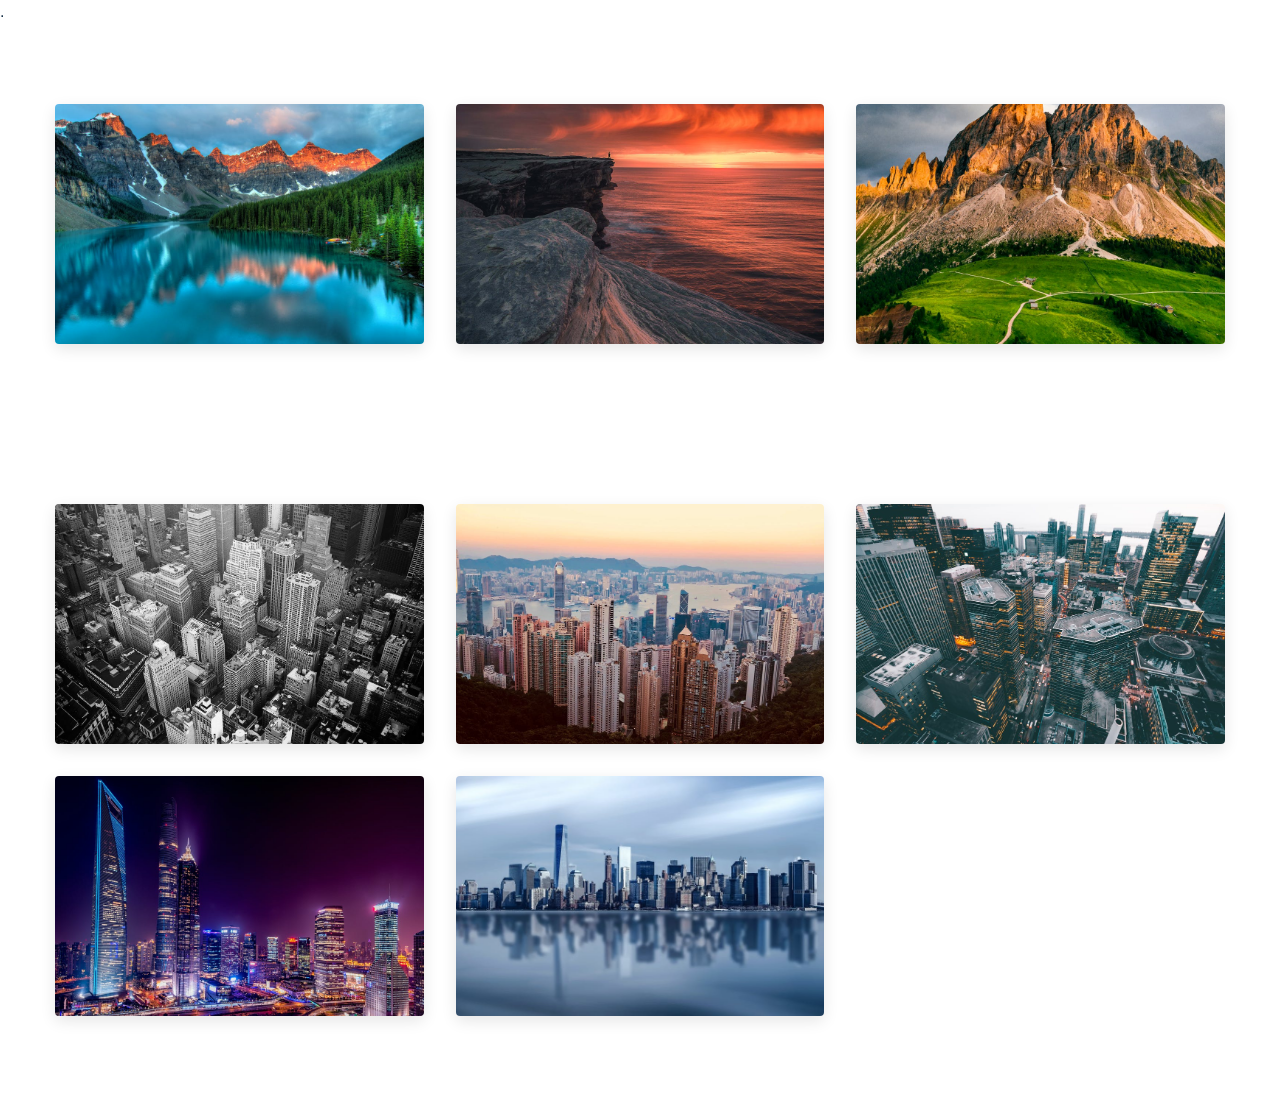
<file: index.html>
.<!DOCTYPE html>
<html lang="en">
<head>
    <meta charset="UTF-8">
    <meta http-equiv="X-UA-Compatible" content="IE=edge">
    <meta name="viewport" content="width=device-width, initial-scale=1.0">
    <title>Document</title>
    <!-- font-awesome -->
    <link
      rel="stylesheet"
      href="https://cdnjs.cloudflare.com/ajax/libs/font-awesome/5.14.0/css/all.min.css"
    />
    <!--Styles-->
    <link rel="stylesheet" href="/css/styles.css" />
</head>
<body>
    <!-- Nature -->
    <section class="section nature">
        <img src="/img/Gallery/nature-1.jpeg" title="nature-1" class="img" data-id="1" alt="nature">
        <img src="/img/Gallery/nature-2.jpeg" title="nature-2" class="img" data-id="2" alt="nature">
        <img src="/img/Gallery/nature-3.jpeg" title="nature-3" class="img" data-id="3" alt="nature">
    </section>

    <!-- City -->
    <section class="section city">
        <img src="/img/Gallery/city-1.jpeg" title="city-1" class="img" data-id="1" alt="city">
        <img src="/img/Gallery/city-2.jpeg" title="city-2" class="img" data-id="2" alt="city">
        <img src="/img/Gallery/city-3.jpeg" title="city-3" class="img" data-id="3" alt="city">
        <img src="/img/Gallery/city-4.jpeg" title="city-4" class="img" data-id="4" alt="city">
        <img src="/img/Gallery/city-5.jpeg" title="city-5" class="img" data-id="5" alt="city">
    </section>

    <!-- Modal -->
    <div class="modal">
        <button class="close-btn">
            <i class="fas fa-times"></i>
        </button>
        <div class="modal-content">
            <!-- prev next buttons -->
            <button class="prev-btn">
                <i class="fas fa-chevron-left"></i>
            </button>
            <button class="next-btn">
                <i class="fas fa-chevron-right"></i>
            </button>
            <!-- content -->
            <img src="/img/Gallery/city-1.jpeg" class="main-img" alt="" />
            <h3 class="image-name">image name</h3>
            <div class="modal-images">
                <img src="/img/Gallery/city-5.jpeg" title="city-5" data-id="5" class="modal-img" alt="city">
                <img src="/img/Gallery/city-1.jpeg" title="city-4" data-id="1" class="modal-img selected" alt="city">
            </div>
        </div>
    </div>
    <script src="/js/galleryES6.js"></script>
</body>
</html>
</file>
<file: css/styles.css>
/*
=============== 
Fonts
===============
*/
/* @import url('https://fonts.googleapis.com/css?family=Open+Sans|Roboto:400,700&display=swap'); */

/*
=============== 
Variables
===============
*/

:root {
    /* dark shades of primary color*/
    --clr-primary-1: hsl(205, 86%, 17%);
    --clr-primary-2: hsl(205, 77%, 27%);
    --clr-primary-3: hsl(205, 72%, 37%);
    --clr-primary-4: hsl(205, 63%, 48%);
    /* primary/main color */
    --clr-primary-5: hsl(205, 78%, 60%);
    /* lighter shades of primary color */
    --clr-primary-6: hsl(205, 89%, 70%);
    --clr-primary-7: hsl(205, 90%, 76%);
    --clr-primary-8: hsl(205, 86%, 81%);
    --clr-primary-9: hsl(205, 90%, 88%);
    --clr-primary-10: hsl(205, 100%, 96%);
    /* darkest grey - used for headings */
    --clr-grey-1: hsl(209, 61%, 16%);
    --clr-grey-2: hsl(211, 39%, 23%);
    --clr-grey-3: hsl(209, 34%, 30%);
    --clr-grey-4: hsl(209, 28%, 39%);
    /* grey used for paragraphs */
    --clr-grey-5: hsl(210, 22%, 49%);
    --clr-grey-6: hsl(209, 23%, 60%);
    --clr-grey-7: hsl(211, 27%, 70%);
    --clr-grey-8: hsl(210, 31%, 80%);
    --clr-grey-9: hsl(212, 33%, 89%);
    --clr-grey-10: hsl(210, 36%, 96%);
    --clr-white: #fff;
    --clr-red-dark: hsl(360, 67%, 44%);
    --clr-red-light: hsl(360, 71%, 66%);
    --clr-green-dark: hsl(125, 67%, 44%);
    --clr-green-light: hsl(125, 71%, 66%);
    --clr-black: #222;
    --ff-primary: 'Roboto', sans-serif;
    --ff-secondary: 'Open Sans', sans-serif;
    --transition: all 0.3s linear;
    --spacing: 0.1rem;
    --radius: 0.25rem;
    --light-shadow: 0 5px 15px rgba(0, 0, 0, 0.1);
    --dark-shadow: 0 5px 15px rgba(0, 0, 0, 0.4);
    --max-width: 1170px;
    --fixed-width: 620px;
  }
  /*
  =============== 
  Global Styles
  ===============
  */
  
  *,
  ::after,
  ::before {
    margin: 0;
    padding: 0;
    box-sizing: border-box;
  }
  body {
    font-family: var(--ff-secondary);
    background: var(--clr-white);
    color: var(--clr-grey-1);
    line-height: 1.5;
    font-size: 0.875rem;
  }
  ul {
    list-style-type: none;
  }
  a {
    text-decoration: none;
  }
  h1,
  h2,
  h3,
  h4 {
    letter-spacing: var(--spacing);
    text-transform: capitalize;
    line-height: 1.25;
    margin-bottom: 0.75rem;
    font-family: var(--ff-primary);
  }
  h1 {
    font-size: 3rem;
  }
  h2 {
    font-size: 2rem;
  }
  h3 {
    font-size: 1.25rem;
  }
  h4 {
    font-size: 0.875rem;
  }
  p {
    margin-bottom: 1.25rem;
    color: var(--clr-grey-5);
  }
  @media screen and (min-width: 800px) {
    h1 {
      font-size: 4rem;
    }
    h2 {
      font-size: 2.5rem;
    }
    h3 {
      font-size: 1.75rem;
    }
    h4 {
      font-size: 1rem;
    }
    body {
      font-size: 1rem;
    }
    h1,
    h2,
    h3,
    h4 {
      line-height: 1;
    }
  }
  /*  global classes */
  
  /* section */
  .section {
    padding: 5rem 0;
    width: 90vw;
    margin: 0 auto;
    max-width: 1170px;
    display: grid;
    gap: 2rem;
  }
  @media screen and (min-width: 768px) {
    .section {
      display: grid;
      grid-template-columns: 1fr 1fr;
    }
  }
  @media screen and (min-width: 992px) {
    .section {
      grid-template-columns: 1fr 1fr 1fr;
      width: 95vw;
    }
    .prev-btn {
      left: -4.5rem;
    }
    .next-btn {
      right: -4.5rem;
    }
  }
  .img {
    width: 100%;
    height: 100%;
    object-fit: cover;
    border-radius: var(--radius);
    cursor: pointer;
    transition: var(--transition);
    box-shadow: var(--light-shadow);
    height: 15rem;
  }
  .img:hover {
    box-shadow: var(--dark-shadow);
  }
  
  /*
  =============== 
  Modal
  ===============
  */
  
  .modal {
    position: fixed;
    z-index: -1;
    left: 0;
    top: 0;
    width: 100%;
    height: 100%;
    background: rgb(0, 0, 0);
    transition: var(--transition);
    opacity: 0;
    min-height: 100vh;
    overflow: scroll;
  }
  .modal.open {
    opacity: 1;
    z-index: 999;
  }
  .close-btn {
    position: absolute;
    top: 1rem;
    right: 1rem;
    font-size: 3rem;
    color: var(--clr-white);
    background: transparent;
    border-color: transparent;
    cursor: pointer;
  }
  .next-btn,
  .prev-btn {
    position: absolute;
    top: 10rem;
    transform: translateY(-50%);
    background: transparent;
    font-size: 2rem;
    color: var(--clr-white);
    border-color: transparent;
    cursor: pointer;
  }
  .prev-btn {
    left: -2.5rem;
  }
  .next-btn {
    right: -2.5rem;
  }
  @media screen and (min-width: 768px) {
    .prev-btn {
      left: -4rem;
    }
    .next-btn {
      right: -4rem;
    }
  }
  
  .modal-content {
    width: 80%;
    max-width: var(--max-width);
    margin: 0 auto;
    margin-top: 10rem;
    position: relative;
  }
  .main-img {
    width: 100%;
    height: 20rem;
    object-fit: cover;
    border-radius: var(--radius);
  }
  .image-name {
    text-align: center;
    margin: 1rem 0 3rem;
    color: var(--clr-white);
  }
  .modal-images {
    display: grid;
    grid-template-columns: repeat(5, 1fr);
  }
  .modal-img {
    width: 100%;
    height: 5rem;
    object-fit: cover;
    opacity: 0.5;
    transition: var(--transition);
    cursor: pointer;
  }
  .modal-img:hover {
    opacity: 1;
  }
  .modal-img.selected {
    opacity: 1;
  }
</file>
